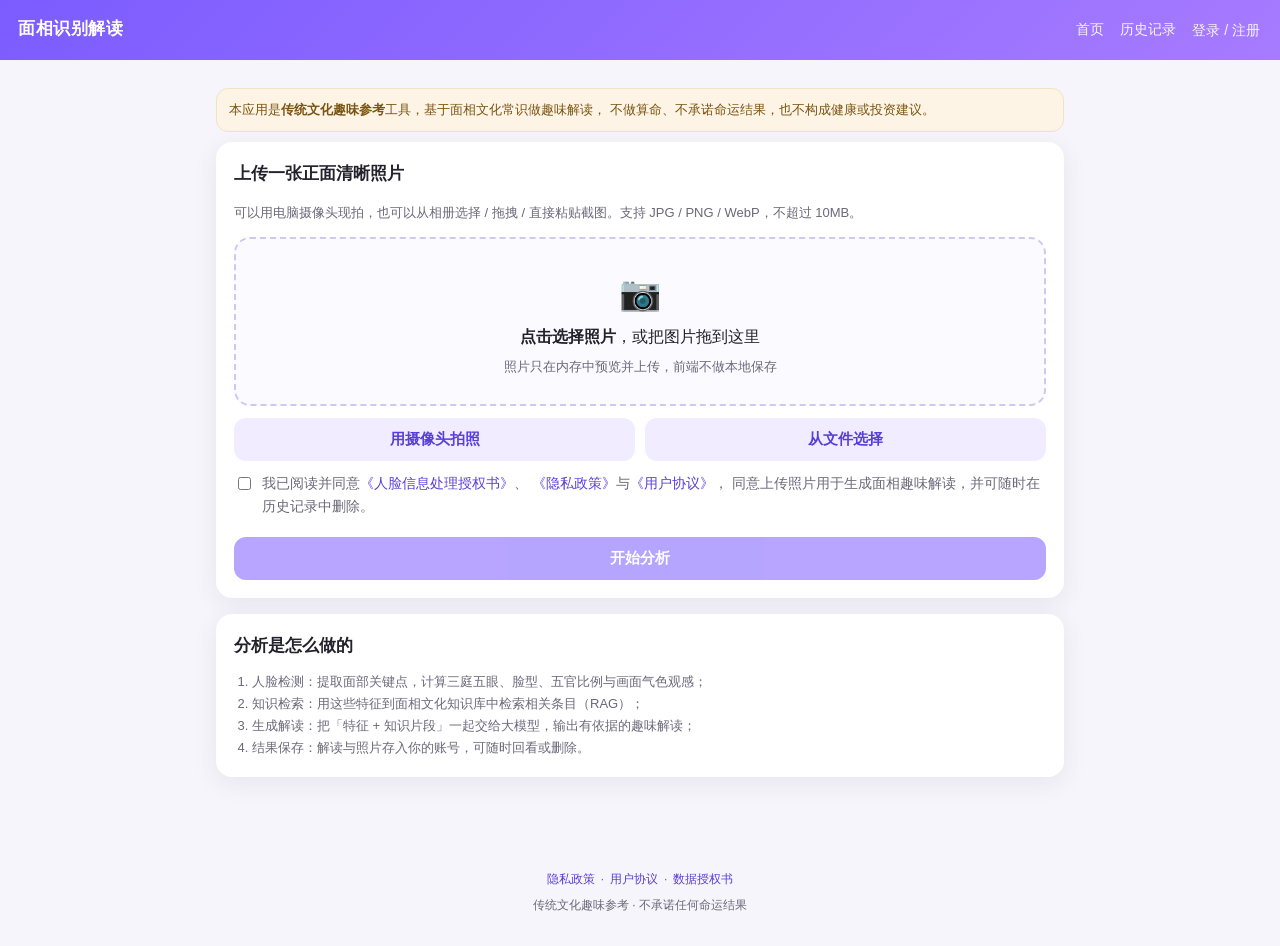
<file: face-app/frontend/index.html>
<!DOCTYPE html>
<html lang="zh-CN">
<head>
  <meta charset="UTF-8" />
  <meta name="viewport" content="width=device-width, initial-scale=1, viewport-fit=cover" />
  <title>面相识别解读 · 传统文化趣味参考</title>
  <link rel="stylesheet" href="css/style.css" />
</head>
<body>
  <!-- 顶部导航 -->
  <header class="nav">
    <span class="logo">面相识别解读</span>
    <span class="spacer"></span>
    <a href="index.html">首页</a>
    <a href="history.html">历史记录</a>
    <span id="navUser"></span>
  </header>

  <main class="wrap">
    <!-- 定位声明（合规） -->
    <div class="notice">
      本应用是<strong>传统文化趣味参考</strong>工具，基于面相文化常识做趣味解读，
      不做算命、不承诺命运结果，也不构成健康或投资建议。
    </div>

    <!-- 上传卡片 -->
    <section class="card">
      <h2>上传一张正面清晰照片</h2>
      <p class="muted">可以用电脑摄像头现拍，也可以从相册选择 / 拖拽 / 直接粘贴截图。支持 JPG / PNG / WebP，不超过 10MB。</p>

      <!-- 选择区：预览图会覆盖在虚线框上，不另外占一块 -->
      <div class="picker" id="picker">
        <div id="dropzone" class="dropzone">
          <div class="icon">📷</div>
          <div><strong>点击选择照片</strong>，或把图片拖到这里</div>
          <div class="muted" style="margin-top:6px">照片只在内存中预览并上传，前端不做本地保存</div>
        </div>

        <div id="preview" class="preview" hidden>
          <img id="previewImg" alt="待分析照片预览" title="点击可重新选择照片" />
          <button class="clear" id="btnClear" type="button" title="移除照片">×</button>
        </div>
      </div>

      <div class="row" style="margin-top:12px">
        <button class="btn ghost" id="btnCamera" type="button">用摄像头拍照</button>
        <button class="btn ghost" id="btnPick" type="button">从文件选择</button>
      </div>

      <input id="fileInput" type="file" accept="image/jpeg,image/png,image/webp" hidden />
      <!-- 移动端 / 无法调用 getUserMedia 时，退化为系统相机或文件选择 -->
      <input id="cameraInput" type="file" accept="image/*" capture="user" hidden />

      <label class="consent">
        <input type="checkbox" id="consent" />
        <span>
          我已阅读并同意<a href="authorization.html" target="_blank">《人脸信息处理授权书》</a>、
          <a href="privacy.html" target="_blank">《隐私政策》</a>与<a href="terms.html" target="_blank">《用户协议》</a>，
          同意上传照片用于生成面相趣味解读，并可随时在历史记录中删除。
        </span>
      </label>

      <button class="btn block" id="btnAnalyze" type="button" style="margin-top:14px" disabled>开始分析</button>
      <div class="progress" id="progress"><i></i></div>
      <div class="loading-box" id="loadingBox" hidden>
        <span class="spinner dark"></span>
        <span id="loadingText">正在检测人脸关键点…</span>
      </div>
      <div id="message"></div>
    </section>

    <!-- 分析流程说明 -->
    <section class="card">
      <h2>分析是怎么做的</h2>
      <ol class="muted" style="padding-left:18px;margin:8px 0 0">
        <li>人脸检测：提取面部关键点，计算三庭五眼、脸型、五官比例与画面气色观感；</li>
        <li>知识检索：用这些特征到面相文化知识库中检索相关条目（RAG）；</li>
        <li>生成解读：把「特征 + 知识片段」一起交给大模型，输出有依据的趣味解读；</li>
        <li>结果保存：解读与照片存入你的账号，可随时回看或删除。</li>
      </ol>
    </section>
  </main>

  <!-- 摄像头拍照弹窗 -->
  <div class="modal-mask" id="cameraModal">
    <div class="modal">
      <h3>用摄像头拍照</h3>
      <p class="muted">请让面部正对镜头、光线充足、不要遮挡，然后点「拍摄」。</p>
      <video id="cameraVideo" class="camera-video" playsinline autoplay muted></video>
      <div id="cameraMessage"></div>
      <div class="actions">
        <button class="btn ghost" id="btnCameraCancel" type="button">取消</button>
        <button class="btn" id="btnCameraShot" type="button">拍摄</button>
      </div>
      <button class="btn ghost small" id="btnCameraFallback" type="button" style="margin-top:10px;width:100%">
        没有摄像头？改用系统相机 / 选择文件
      </button>
    </div>
  </div>

  <!-- 上传前授权确认弹窗（合规硬性要求） -->
  <div class="modal-mask" id="consentModal">
    <div class="modal">
      <h3>上传前请确认</h3>
      <p>人脸信息属于敏感个人信息。本次上传的照片将用于：</p>
      <ul class="muted">
        <li>在服务器端提取面部关键点与比例特征；</li>
        <li>生成一份面相文化趣味解读，并保存到你的账号历史中；</li>
        <li>照片以私有方式存储，仅通过带签名的临时地址访问，不会公开展示。</li>
      </ul>
      <p class="muted">
        你可以随时在「历史记录」中删除任意记录及其照片；不同意上述处理请点击取消。
        详见<a href="authorization.html" target="_blank">《人脸信息处理授权书》</a>。
      </p>
      <div class="actions">
        <button class="btn ghost" id="btnCancelConsent" type="button">取消</button>
        <button class="btn" id="btnAgree" type="button">同意并开始分析</button>
      </div>
    </div>
  </div>

  <footer class="foot">
    <a href="privacy.html">隐私政策</a>·<a href="terms.html">用户协议</a>·<a href="authorization.html">数据授权书</a>
    <div style="margin-top:6px">传统文化趣味参考 · 不承诺任何命运结果</div>
  </footer>

  <script src="js/api.js"></script>
  <script src="js/app.js"></script>
</body>
</html>
</file>
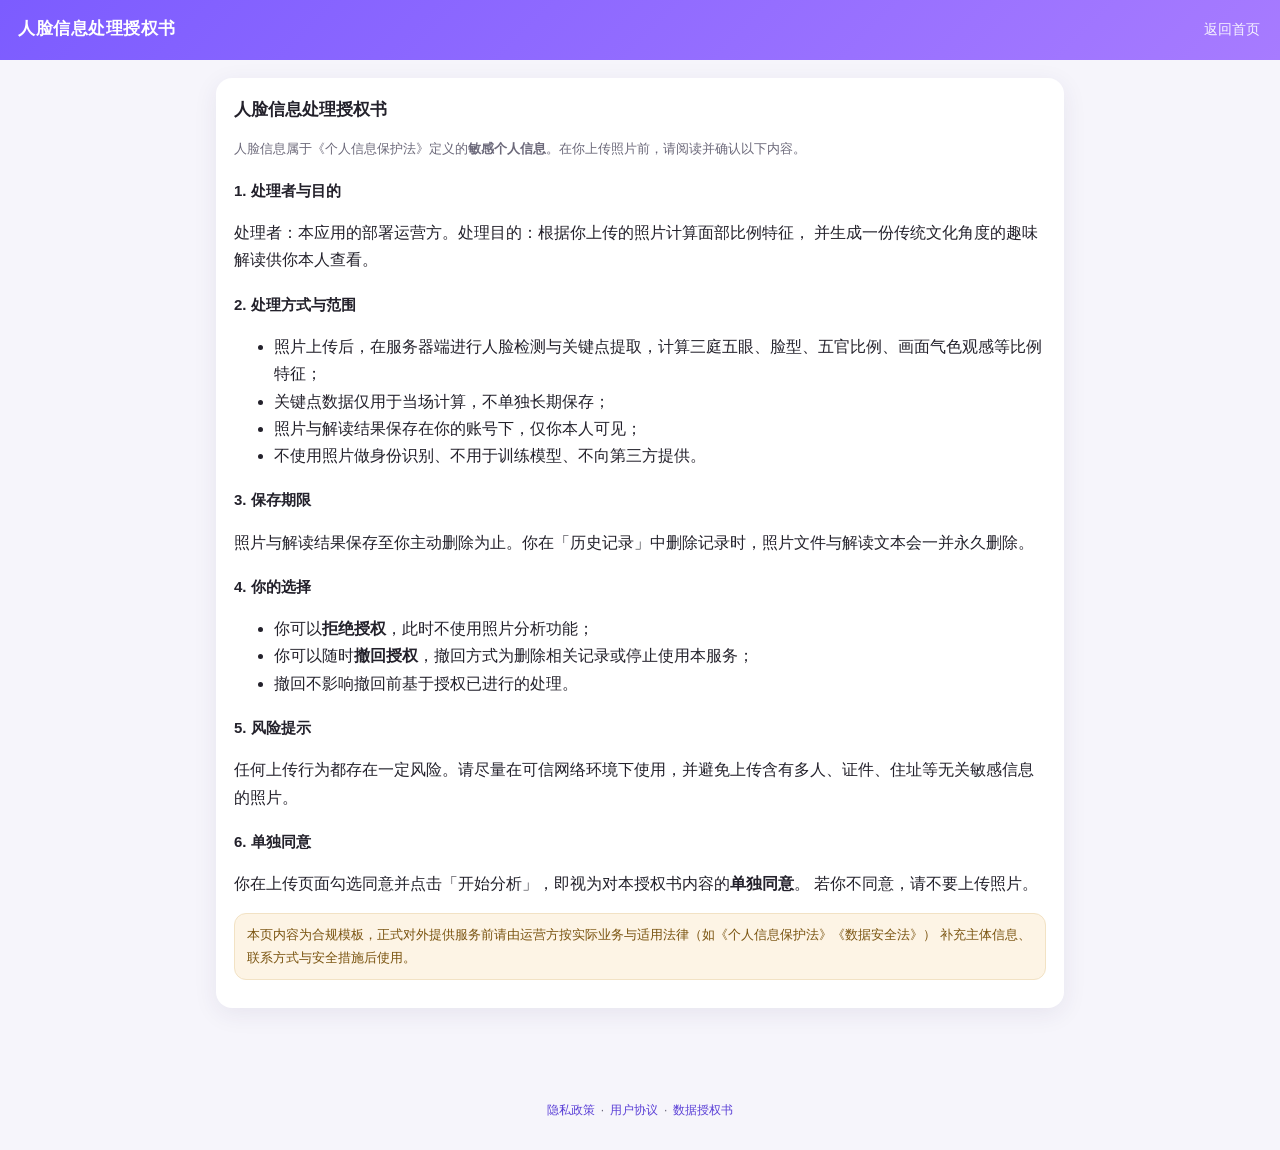
<file: face-app/frontend/authorization.html>
<!DOCTYPE html>
<html lang="zh-CN">
<head>
  <meta charset="UTF-8" />
  <meta name="viewport" content="width=device-width, initial-scale=1" />
  <title>人脸信息处理授权书 · 面相识别解读</title>
  <link rel="stylesheet" href="css/style.css" />
</head>
<body>
  <header class="nav">
    <span class="logo">人脸信息处理授权书</span>
    <span class="spacer"></span>
    <a href="index.html">返回首页</a>
  </header>

  <main class="wrap">
    <section class="card">
      <h2>人脸信息处理授权书</h2>
      <p class="muted">
        人脸信息属于《个人信息保护法》定义的<strong>敏感个人信息</strong>。在你上传照片前，请阅读并确认以下内容。
      </p>

      <h3>1. 处理者与目的</h3>
      <p>处理者：本应用的部署运营方。处理目的：根据你上传的照片计算面部比例特征，
        并生成一份传统文化角度的趣味解读供你本人查看。</p>

      <h3>2. 处理方式与范围</h3>
      <ul>
        <li>照片上传后，在服务器端进行人脸检测与关键点提取，计算三庭五眼、脸型、五官比例、画面气色观感等比例特征；</li>
        <li>关键点数据仅用于当场计算，不单独长期保存；</li>
        <li>照片与解读结果保存在你的账号下，仅你本人可见；</li>
        <li>不使用照片做身份识别、不用于训练模型、不向第三方提供。</li>
      </ul>

      <h3>3. 保存期限</h3>
      <p>照片与解读结果保存至你主动删除为止。你在「历史记录」中删除记录时，照片文件与解读文本会一并永久删除。</p>

      <h3>4. 你的选择</h3>
      <ul>
        <li>你可以<strong>拒绝授权</strong>，此时不使用照片分析功能；</li>
        <li>你可以随时<strong>撤回授权</strong>，撤回方式为删除相关记录或停止使用本服务；</li>
        <li>撤回不影响撤回前基于授权已进行的处理。</li>
      </ul>

      <h3>5. 风险提示</h3>
      <p>任何上传行为都存在一定风险。请尽量在可信网络环境下使用，并避免上传含有多人、证件、住址等无关敏感信息的照片。</p>

      <h3>6. 单独同意</h3>
      <p>你在上传页面勾选同意并点击「开始分析」，即视为对本授权书内容的<strong>单独同意</strong>。
        若你不同意，请不要上传照片。</p>

      <div class="notice">
        本页内容为合规模板，正式对外提供服务前请由运营方按实际业务与适用法律（如《个人信息保护法》《数据安全法》）
        补充主体信息、联系方式与安全措施后使用。
      </div>
    </section>
  </main>

  <footer class="foot">
    <a href="privacy.html">隐私政策</a>·<a href="terms.html">用户协议</a>·<a href="authorization.html">数据授权书</a>
  </footer>
</body>
</html>
</file>
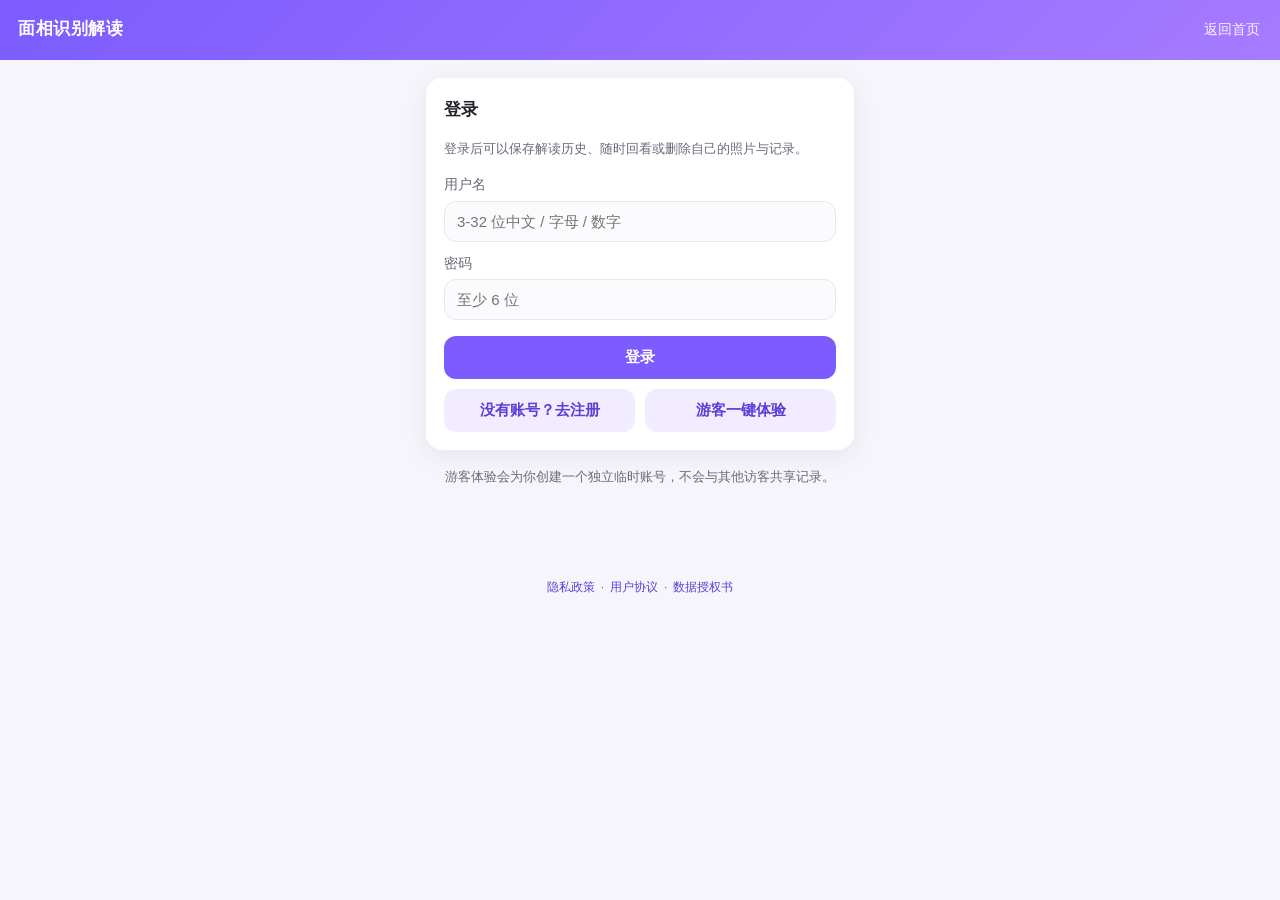
<file: face-app/frontend/history.html>
<!DOCTYPE html>
<html lang="zh-CN">
<head>
  <meta charset="UTF-8" />
  <meta name="viewport" content="width=device-width, initial-scale=1" />
  <title>历史记录 · 面相识别解读</title>
  <link rel="stylesheet" href="css/style.css" />
</head>
<body>
  <header class="nav">
    <span class="logo">我的历史记录</span>
    <span class="spacer"></span>
    <a href="index.html">再测一张</a>
    <span id="navUser"></span>
  </header>

  <main class="wrap">
    <div class="notice">
      记录只对你本人可见。你可以随时删除任意记录，删除后照片与解读会一并永久移除。
    </div>
    <div id="message"></div>
    <div id="list"></div>
    <div class="center" style="margin-top:16px">
      <button class="btn ghost" id="btnMore" type="button" hidden>加载更多</button>
    </div>
  </main>

  <footer class="foot">
    <a href="privacy.html">隐私政策</a>·<a href="terms.html">用户协议</a>·<a href="authorization.html">数据授权书</a>
  </footer>

  <script src="js/api.js"></script>
  <script src="js/history.js"></script>
</body>
</html>
</file>
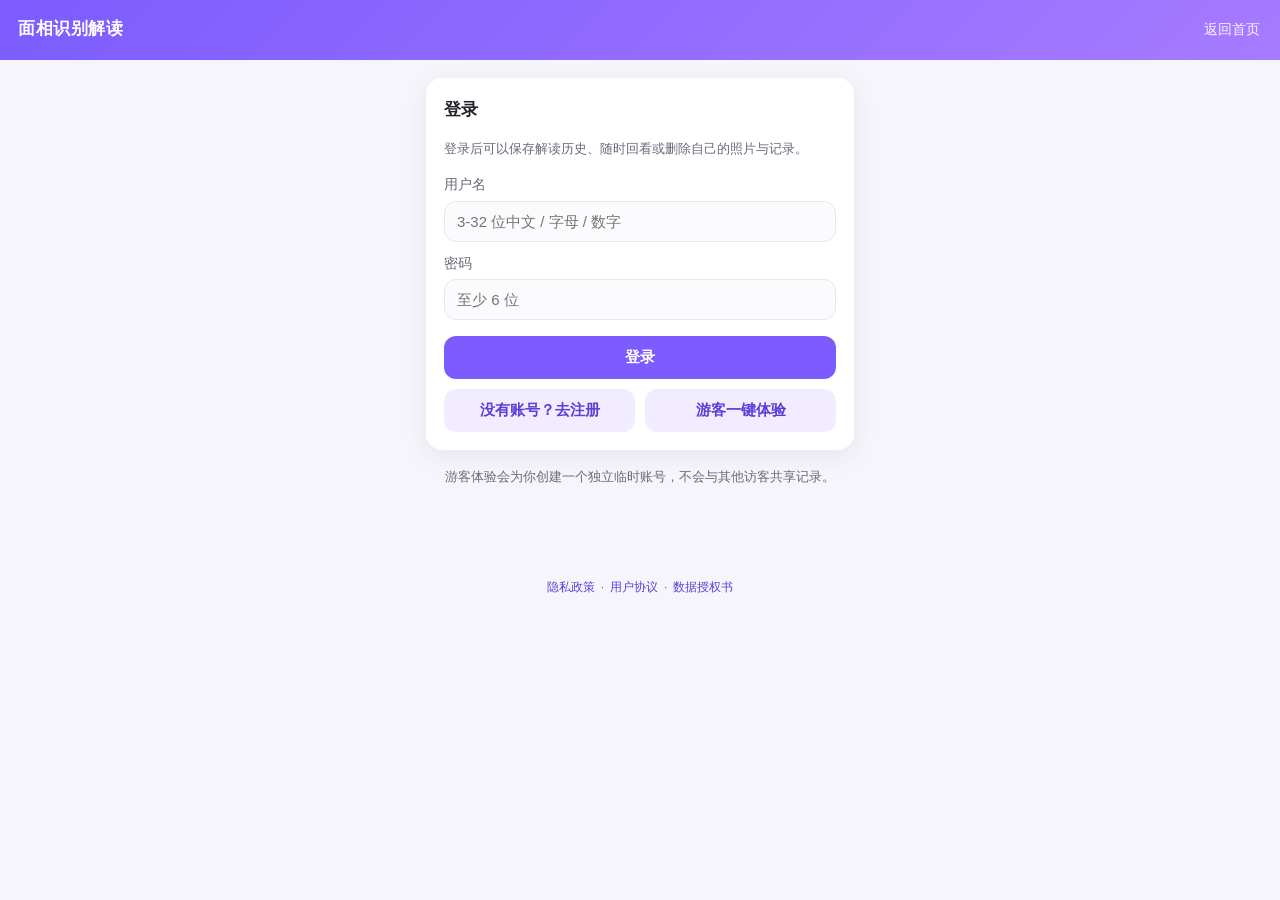
<file: face-app/frontend/login.html>
<!DOCTYPE html>
<html lang="zh-CN">
<head>
  <meta charset="UTF-8" />
  <meta name="viewport" content="width=device-width, initial-scale=1" />
  <title>登录 / 注册 · 面相识别解读</title>
  <link rel="stylesheet" href="css/style.css" />
</head>
<body>
  <header class="nav">
    <span class="logo">面相识别解读</span>
    <span class="spacer"></span>
    <a href="index.html">返回首页</a>
  </header>

  <main class="wrap narrow">
    <section class="card">
      <h2 id="formTitle">登录</h2>
      <p class="muted">登录后可以保存解读历史、随时回看或删除自己的照片与记录。</p>

      <label for="username">用户名</label>
      <input id="username" type="text" autocomplete="username" placeholder="3-32 位中文 / 字母 / 数字" />

      <label for="password">密码</label>
      <input id="password" type="password" autocomplete="current-password" placeholder="至少 6 位" />

      <button class="btn block" id="btnSubmit" type="button" style="margin-top:16px">登录</button>
      <div class="row" style="margin-top:10px">
        <button class="btn ghost" id="btnSwitch" type="button">没有账号？去注册</button>
        <button class="btn ghost" id="btnGuest" type="button">游客一键体验</button>
      </div>
      <div id="message"></div>
    </section>

    <p class="muted center">
      游客体验会为你创建一个独立临时账号，不会与其他访客共享记录。
    </p>
  </main>

  <footer class="foot">
    <a href="privacy.html">隐私政策</a>·<a href="terms.html">用户协议</a>·<a href="authorization.html">数据授权书</a>
  </footer>

  <script src="js/api.js"></script>
  <script src="js/login.js"></script>
</body>
</html>
</file>
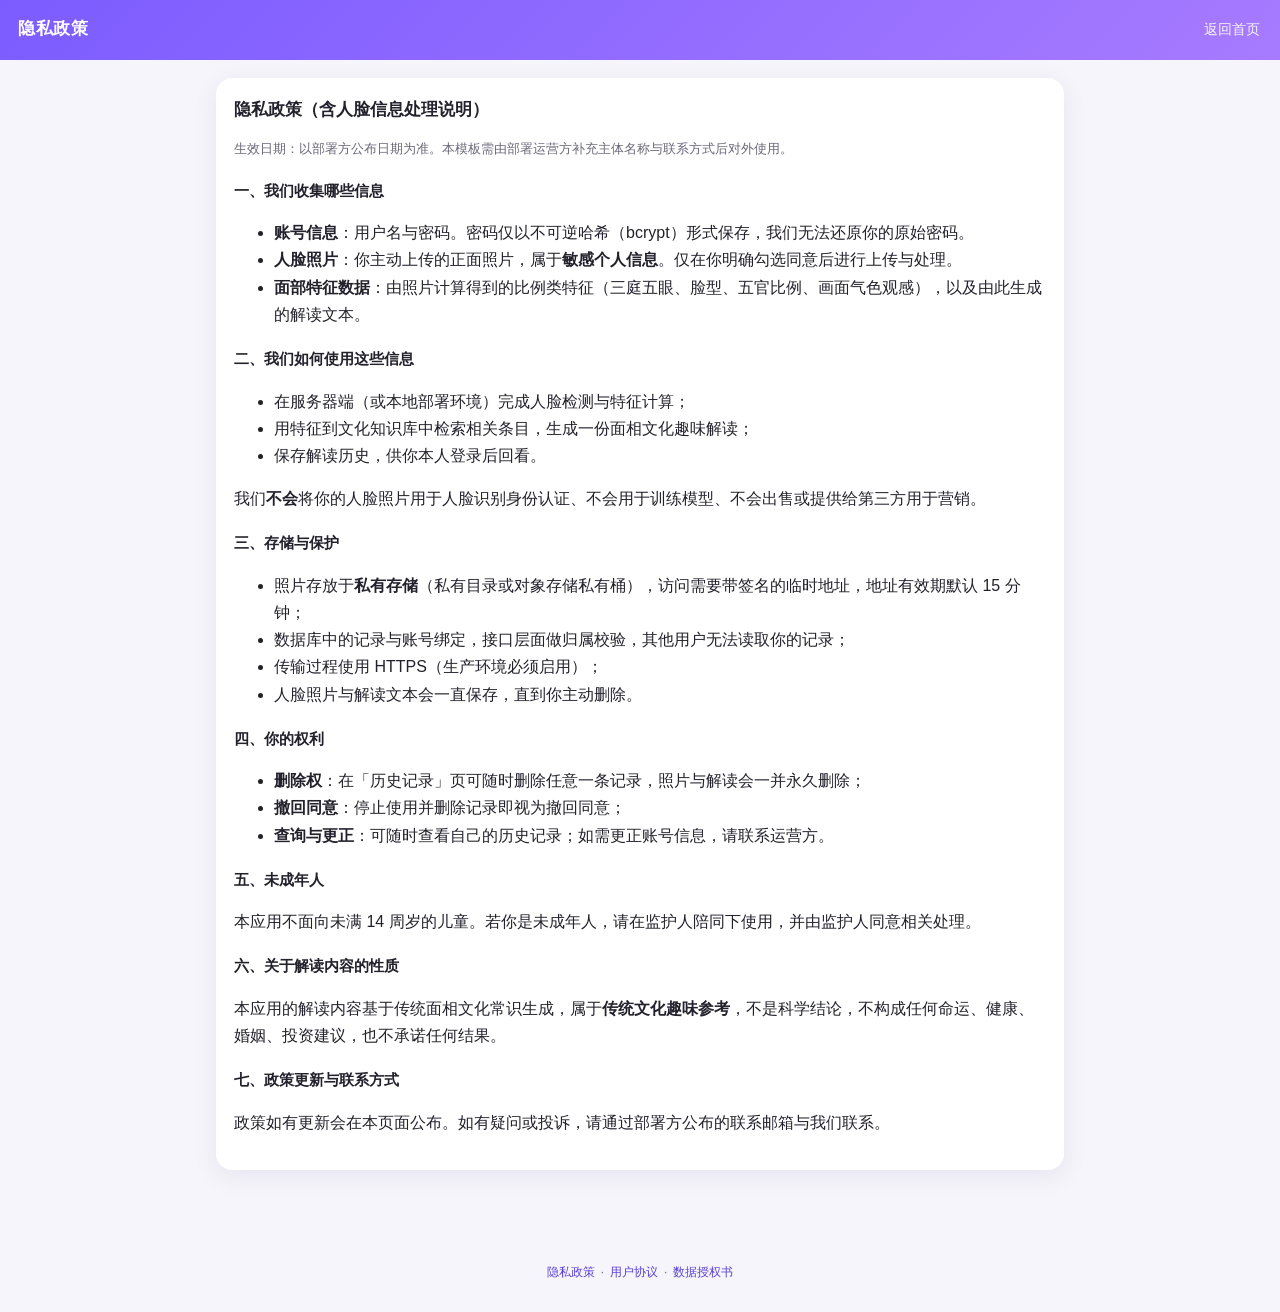
<file: face-app/frontend/privacy.html>
<!DOCTYPE html>
<html lang="zh-CN">
<head>
  <meta charset="UTF-8" />
  <meta name="viewport" content="width=device-width, initial-scale=1" />
  <title>隐私政策 · 面相识别解读</title>
  <link rel="stylesheet" href="css/style.css" />
</head>
<body>
  <header class="nav">
    <span class="logo">隐私政策</span>
    <span class="spacer"></span>
    <a href="index.html">返回首页</a>
  </header>

  <main class="wrap">
    <section class="card">
      <h2>隐私政策（含人脸信息处理说明）</h2>
      <p class="muted">生效日期：以部署方公布日期为准。本模板需由部署运营方补充主体名称与联系方式后对外使用。</p>

      <h3>一、我们收集哪些信息</h3>
      <ul>
        <li><strong>账号信息</strong>：用户名与密码。密码仅以不可逆哈希（bcrypt）形式保存，我们无法还原你的原始密码。</li>
        <li><strong>人脸照片</strong>：你主动上传的正面照片，属于<strong>敏感个人信息</strong>。仅在你明确勾选同意后进行上传与处理。</li>
        <li><strong>面部特征数据</strong>：由照片计算得到的比例类特征（三庭五眼、脸型、五官比例、画面气色观感），以及由此生成的解读文本。</li>
      </ul>

      <h3>二、我们如何使用这些信息</h3>
      <ul>
        <li>在服务器端（或本地部署环境）完成人脸检测与特征计算；</li>
        <li>用特征到文化知识库中检索相关条目，生成一份面相文化趣味解读；</li>
        <li>保存解读历史，供你本人登录后回看。</li>
      </ul>
      <p>我们<strong>不会</strong>将你的人脸照片用于人脸识别身份认证、不会用于训练模型、不会出售或提供给第三方用于营销。</p>

      <h3>三、存储与保护</h3>
      <ul>
        <li>照片存放于<strong>私有存储</strong>（私有目录或对象存储私有桶），访问需要带签名的临时地址，地址有效期默认 15 分钟；</li>
        <li>数据库中的记录与账号绑定，接口层面做归属校验，其他用户无法读取你的记录；</li>
        <li>传输过程使用 HTTPS（生产环境必须启用）；</li>
        <li>人脸照片与解读文本会一直保存，直到你主动删除。</li>
      </ul>

      <h3>四、你的权利</h3>
      <ul>
        <li><strong>删除权</strong>：在「历史记录」页可随时删除任意一条记录，照片与解读会一并永久删除；</li>
        <li><strong>撤回同意</strong>：停止使用并删除记录即视为撤回同意；</li>
        <li><strong>查询与更正</strong>：可随时查看自己的历史记录；如需更正账号信息，请联系运营方。</li>
      </ul>

      <h3>五、未成年人</h3>
      <p>本应用不面向未满 14 周岁的儿童。若你是未成年人，请在监护人陪同下使用，并由监护人同意相关处理。</p>

      <h3>六、关于解读内容的性质</h3>
      <p>本应用的解读内容基于传统面相文化常识生成，属于<strong>传统文化趣味参考</strong>，不是科学结论，不构成任何命运、健康、婚姻、投资建议，也不承诺任何结果。</p>

      <h3>七、政策更新与联系方式</h3>
      <p>政策如有更新会在本页面公布。如有疑问或投诉，请通过部署方公布的联系邮箱与我们联系。</p>
    </section>
  </main>

  <footer class="foot">
    <a href="privacy.html">隐私政策</a>·<a href="terms.html">用户协议</a>·<a href="authorization.html">数据授权书</a>
  </footer>
</body>
</html>
</file>
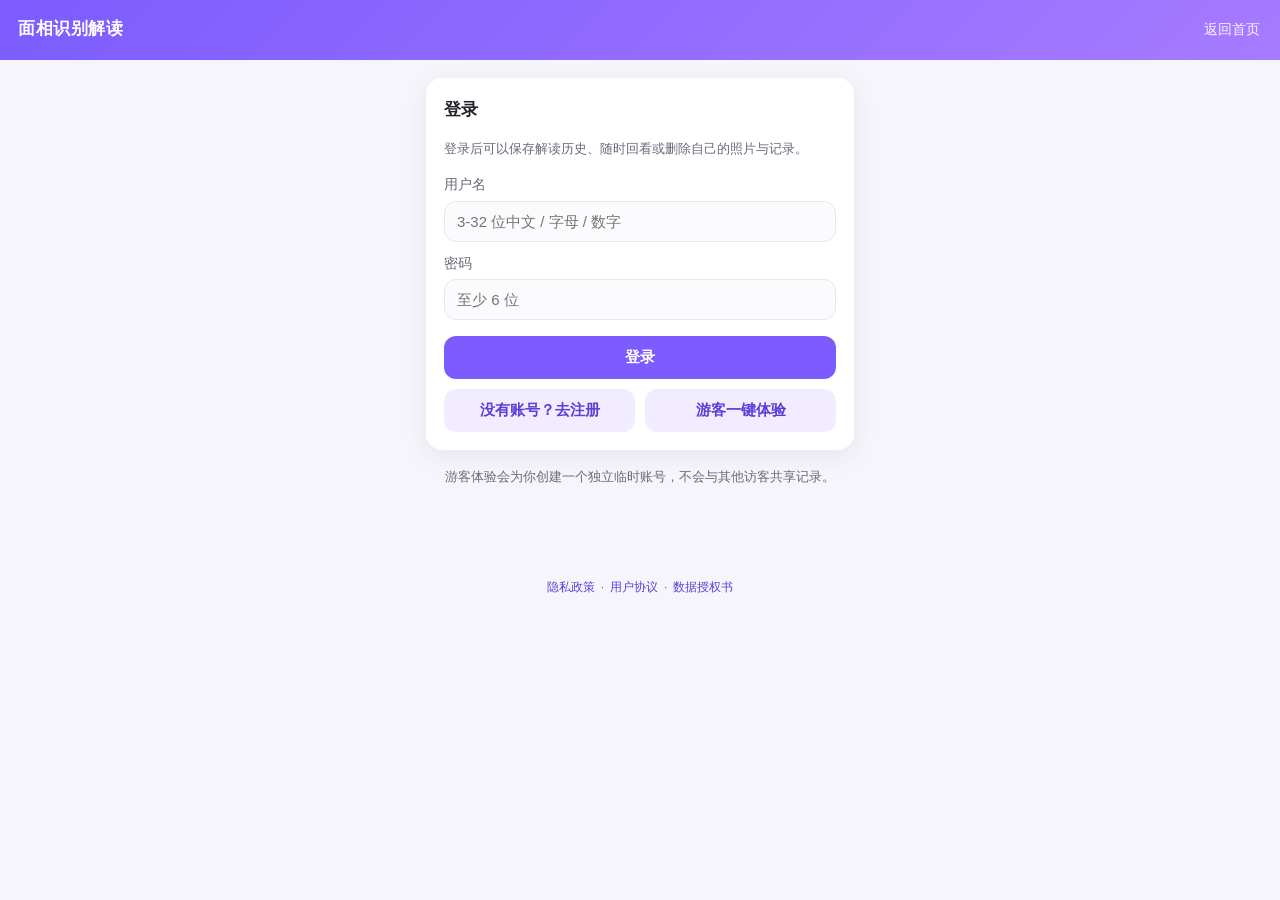
<file: face-app/frontend/result.html>
<!DOCTYPE html>
<html lang="zh-CN">
<head>
  <meta charset="UTF-8" />
  <meta name="viewport" content="width=device-width, initial-scale=1" />
  <title>解读结果 · 面相识别解读</title>
  <link rel="stylesheet" href="css/style.css" />
</head>
<body>
  <header class="nav">
    <span class="logo">解读结果</span>
    <span class="spacer"></span>
    <a href="index.html">再测一张</a>
    <a href="history.html">历史记录</a>
  </header>

  <main class="wrap">
    <div id="message"></div>

    <!-- 照片 + 基本信息 -->
    <section class="card" id="photoCard" hidden>
      <div class="record">
        <img id="photo" alt="分析用的照片" />
        <div class="body">
          <div class="title" id="faceShape">—</div>
          <div class="desc" id="metaLine">—</div>
          <div id="tags"></div>
          <button class="btn danger small" id="btnDelete" type="button" style="margin-top:8px">删除这条记录与照片</button>
        </div>
      </div>
    </section>

    <!-- 解读正文 -->
    <section class="card">
      <h2>面相趣味解读</h2>
      <div class="reading" id="reading">正在加载…</div>
      <div class="notice" id="disclaimer" style="margin-top:12px"></div>
    </section>

    <!-- 结构化特征 -->
    <section class="card" id="featureCard" hidden>
      <h2>识别到的面部特征</h2>
      <div id="warnings"></div>

      <h3>三庭比例</h3>
      <div id="courts"></div>

      <h3>五眼比例</h3>
      <div id="eyes"></div>

      <h3>五官与轮廓</h3>
      <div id="facial"></div>

      <h3>气色与对称度</h3>
      <div id="complexion"></div>
    </section>

    <!-- 知识来源（RAG 可解释性） -->
    <section class="card" id="kbCard" hidden>
      <h2>解读引用的知识片段</h2>
      <p class="muted" id="kbQuery"></p>
      <div id="kbRefs"></div>
    </section>
  </main>

  <footer class="foot">
    <a href="privacy.html">隐私政策</a>·<a href="terms.html">用户协议</a>·<a href="authorization.html">数据授权书</a>
    <div style="margin-top:6px">传统文化趣味参考 · 不承诺任何命运结果</div>
  </footer>

  <script src="js/api.js"></script>
  <script src="js/result.js"></script>
</body>
</html>
</file>
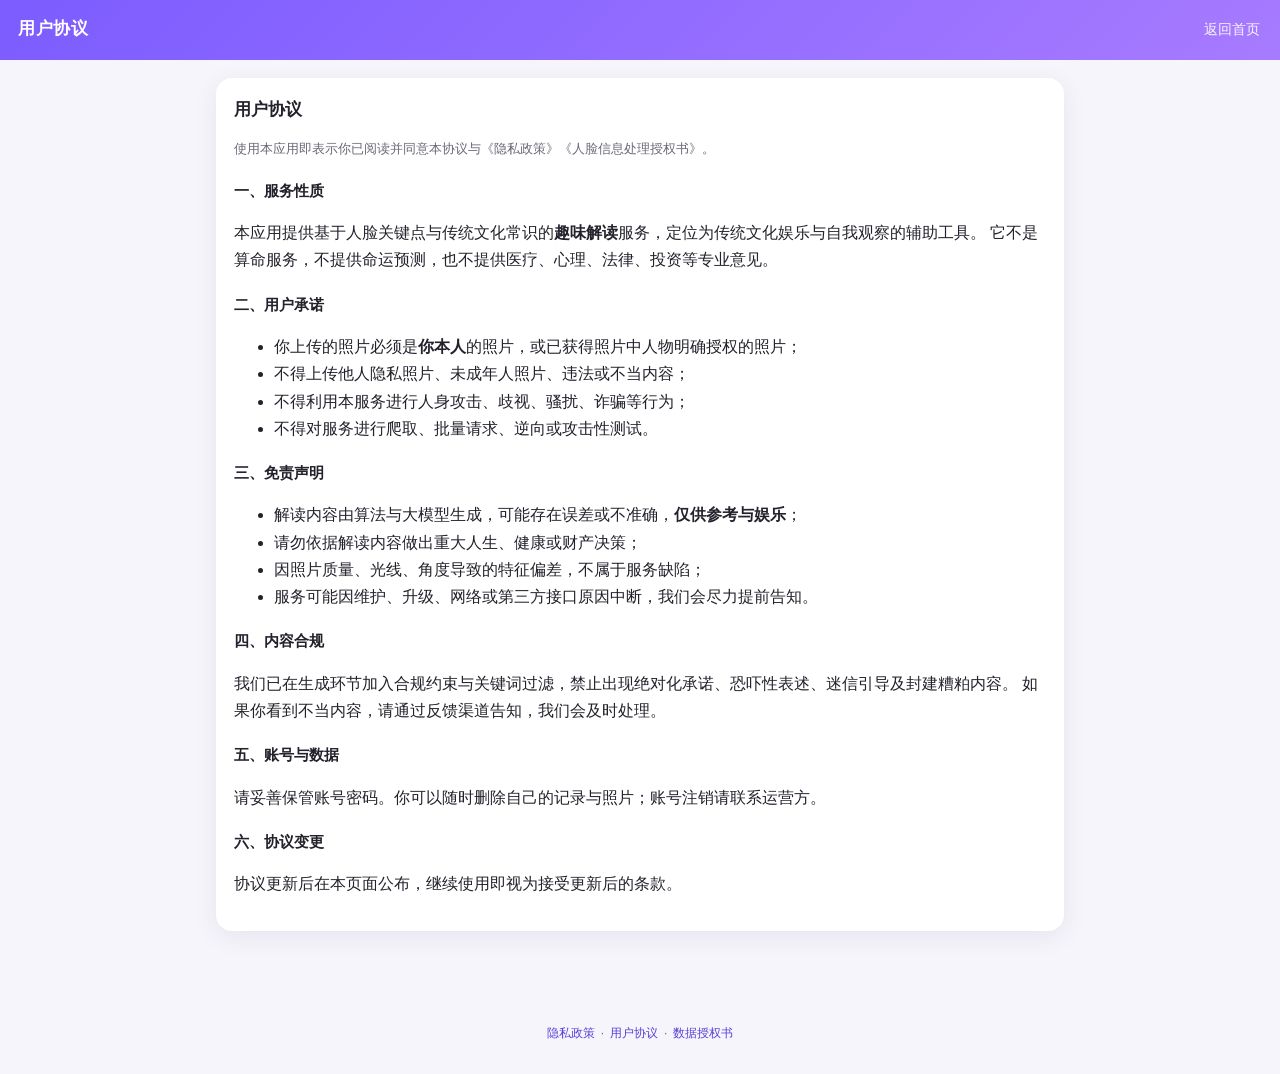
<file: face-app/frontend/terms.html>
<!DOCTYPE html>
<html lang="zh-CN">
<head>
  <meta charset="UTF-8" />
  <meta name="viewport" content="width=device-width, initial-scale=1" />
  <title>用户协议 · 面相识别解读</title>
  <link rel="stylesheet" href="css/style.css" />
</head>
<body>
  <header class="nav">
    <span class="logo">用户协议</span>
    <span class="spacer"></span>
    <a href="index.html">返回首页</a>
  </header>

  <main class="wrap">
    <section class="card">
      <h2>用户协议</h2>
      <p class="muted">使用本应用即表示你已阅读并同意本协议与《隐私政策》《人脸信息处理授权书》。</p>

      <h3>一、服务性质</h3>
      <p>本应用提供基于人脸关键点与传统文化常识的<strong>趣味解读</strong>服务，定位为传统文化娱乐与自我观察的辅助工具。
        它不是算命服务，不提供命运预测，也不提供医疗、心理、法律、投资等专业意见。</p>

      <h3>二、用户承诺</h3>
      <ul>
        <li>你上传的照片必须是<strong>你本人</strong>的照片，或已获得照片中人物明确授权的照片；</li>
        <li>不得上传他人隐私照片、未成年人照片、违法或不当内容；</li>
        <li>不得利用本服务进行人身攻击、歧视、骚扰、诈骗等行为；</li>
        <li>不得对服务进行爬取、批量请求、逆向或攻击性测试。</li>
      </ul>

      <h3>三、免责声明</h3>
      <ul>
        <li>解读内容由算法与大模型生成，可能存在误差或不准确，<strong>仅供参考与娱乐</strong>；</li>
        <li>请勿依据解读内容做出重大人生、健康或财产决策；</li>
        <li>因照片质量、光线、角度导致的特征偏差，不属于服务缺陷；</li>
        <li>服务可能因维护、升级、网络或第三方接口原因中断，我们会尽力提前告知。</li>
      </ul>

      <h3>四、内容合规</h3>
      <p>我们已在生成环节加入合规约束与关键词过滤，禁止出现绝对化承诺、恐吓性表述、迷信引导及封建糟粕内容。
        如果你看到不当内容，请通过反馈渠道告知，我们会及时处理。</p>

      <h3>五、账号与数据</h3>
      <p>请妥善保管账号密码。你可以随时删除自己的记录与照片；账号注销请联系运营方。</p>

      <h3>六、协议变更</h3>
      <p>协议更新后在本页面公布，继续使用即视为接受更新后的条款。</p>
    </section>
  </main>

  <footer class="foot">
    <a href="privacy.html">隐私政策</a>·<a href="terms.html">用户协议</a>·<a href="authorization.html">数据授权书</a>
  </footer>
</body>
</html>
</file>
<file: face-app/frontend/css/style.css>
/* ==========================================================================
   面相识别解读应用 —— 全局样式（移动端优先）
   ========================================================================== */
:root {
  --brand: #7c5cff;
  --brand-dark: #5a3fd6;
  --brand-soft: #f1ecff;
  --text: #23212b;
  --text-sub: #6b6879;
  --line: #e8e6f0;
  --bg: #f6f5fb;
  --card: #ffffff;
  --ok: #2f9e6e;
  --warn: #c9821a;
  --danger: #d64545;
  --radius: 16px;
  --shadow: 0 6px 24px rgba(47, 38, 92, 0.08);
}

* { box-sizing: border-box; }

/* 让 hidden 属性真正生效：
   浏览器默认的 [hidden]{display:none} 权重低于任何类选择器，
   像 .loading-box{display:flex}、.btn{display:inline-flex} 会把 hidden 覆盖掉，
   导致「加载中」「加载更多」这类默认隐藏的元素一直显示。 */
[hidden] { display: none !important; }

body {
  margin: 0;
  font-family: -apple-system, BlinkMacSystemFont, "PingFang SC", "Microsoft YaHei", "Helvetica Neue", sans-serif;
  color: var(--text);
  background: var(--bg);
  line-height: 1.7;
  -webkit-font-smoothing: antialiased;
}

a { color: var(--brand-dark); text-decoration: none; }
a:hover { text-decoration: underline; }

/* 顶部导航 */
.nav {
  display: flex;
  align-items: center;
  gap: 12px;
  padding: 14px 18px;
  background: linear-gradient(135deg, #7c5cff, #a77bff);
  color: #fff;
  position: sticky;
  top: 0;
  z-index: 20;
}
.nav .logo { font-weight: 700; font-size: 17px; letter-spacing: .5px; }
.nav .spacer { flex: 1; }
.nav a, .nav button.link {
  color: #fff;
  opacity: .92;
  font-size: 14px;
  background: none;
  border: 0;
  cursor: pointer;
  padding: 4px 2px;
}
.nav a:hover { opacity: 1; text-decoration: none; }

/* 布局 */
.wrap { max-width: 880px; margin: 0 auto; padding: 18px 16px 64px; }
.wrap.narrow { max-width: 460px; }
.card {
  background: var(--card);
  border-radius: var(--radius);
  box-shadow: var(--shadow);
  padding: 18px;
  margin-bottom: 16px;
}
.card h2 { margin: 0 0 10px; font-size: 17px; }
.card h3 { margin: 18px 0 8px; font-size: 15px; color: var(--text); }
.muted { color: var(--text-sub); font-size: 13px; }
.center { text-align: center; }
.row { display: flex; gap: 10px; flex-wrap: wrap; }
.row > * { flex: 1 1 160px; }

/* 按钮 */
.btn {
  display: inline-flex;
  align-items: center;
  justify-content: center;
  gap: 6px;
  border: 0;
  border-radius: 12px;
  padding: 12px 18px;
  font-size: 15px;
  font-weight: 600;
  cursor: pointer;
  background: var(--brand);
  color: #fff;
  transition: transform .06s ease, background .2s ease;
}
.btn:hover { background: var(--brand-dark); }
.btn:active { transform: translateY(1px); }
.btn[disabled] { opacity: .55; cursor: not-allowed; }
.btn.block { width: 100%; }
.btn.ghost { background: var(--brand-soft); color: var(--brand-dark); }
.btn.danger { background: #fdecec; color: var(--danger); }
.btn.small { padding: 8px 12px; font-size: 13px; border-radius: 10px; }

/* 表单 */
label { font-size: 14px; color: var(--text-sub); display: block; margin: 10px 0 4px; }
input[type="text"], input[type="password"], input[type="file"] {
  width: 100%;
  padding: 11px 12px;
  border: 1px solid var(--line);
  border-radius: 12px;
  font-size: 15px;
  background: #fbfbfe;
}
input:focus { outline: 2px solid var(--brand-soft); border-color: var(--brand); }

/* 上传区 */
/* .picker 作为定位容器：虚线框与预览图叠在同一块区域里 */
.picker { position: relative; }
.dropzone {
  border: 2px dashed #cfc8f0;
  border-radius: var(--radius);
  background: #fbfaff;
  padding: 26px 16px;
  text-align: center;
  cursor: pointer;
  transition: border-color .2s, background .2s;
}
.dropzone:hover, .dropzone.dragover { border-color: var(--brand); background: var(--brand-soft); }
.dropzone .icon { font-size: 34px; }

/* 预览：绝对定位覆盖整个选择区，而不是在下面另起一块 */
.preview {
  position: absolute;
  inset: 0;
  border-radius: var(--radius);
  overflow: hidden;
  background: #000;
  box-shadow: var(--shadow);
}
.preview img {
  display: block;
  width: 100%;
  height: 100%;
  object-fit: cover;      /* 铺满原框（裁掉多余部分） */
  cursor: pointer;
}
.preview .clear {
  position: absolute; top: 8px; right: 8px;
  background: rgba(0,0,0,.55); color: #fff; border: 0; border-radius: 50%;
  width: 30px; height: 30px; font-size: 16px; cursor: pointer;
}
.preview .clear:hover { background: rgba(0,0,0,.75); }

/* 摄像头取景 */
.camera-video {
  display: block;
  width: 100%;
  min-height: 220px;
  max-height: 52vh;
  aspect-ratio: 4 / 3;
  object-fit: cover;
  border-radius: 12px;
  background: #000;
  transform: scaleX(-1);   /* 镜像显示，符合照镜子的直觉 */
}

/* 进度 / 加载 */
.progress { height: 6px; background: var(--line); border-radius: 99px; overflow: hidden; margin-top: 12px; display: none; }
.progress.on { display: block; }
.progress > i { display: block; height: 100%; width: 30%; background: var(--brand); border-radius: 99px; animation: slide 1.2s infinite ease-in-out; }
@keyframes slide { 0% { margin-left: -30%; } 100% { margin-left: 100%; } }

.spinner {
  width: 18px; height: 18px; border: 2.5px solid rgba(255,255,255,.4);
  border-top-color: #fff; border-radius: 50%; animation: spin .8s linear infinite;
}
.spinner.dark { border-color: rgba(124,92,255,.25); border-top-color: var(--brand); }
@keyframes spin { to { transform: rotate(360deg); } }
.loading-box { display: flex; align-items: center; gap: 10px; color: var(--text-sub); font-size: 14px; margin-top: 12px; }

/* 标签 / 徽章 */
.tag {
  display: inline-block;
  background: var(--brand-soft);
  color: var(--brand-dark);
  border-radius: 99px;
  padding: 3px 10px;
  font-size: 12px;
  margin: 3px 6px 3px 0;
}
.tag.alt { background: #eef7f1; color: var(--ok); }
.tag.warn { background: #fdf4e5; color: var(--warn); }

/* 比例条 */
.meter { margin: 8px 0 14px; }
.meter .head { display: flex; justify-content: space-between; font-size: 13px; color: var(--text-sub); }
.meter .bar { height: 10px; background: #eeecf6; border-radius: 99px; overflow: hidden; margin-top: 5px; }
.meter .bar > i { display: block; height: 100%; background: linear-gradient(90deg, #9b7bff, #7c5cff); border-radius: 99px; }

/* 解读正文 */
.reading { white-space: pre-wrap; font-size: 15.5px; }
.reading strong { color: var(--brand-dark); }

/* 历史列表 */
.record { display: flex; gap: 14px; align-items: flex-start; }
.record img { width: 84px; height: 84px; object-fit: cover; border-radius: 12px; background: #eee; flex: 0 0 auto; }
.record .body { flex: 1; min-width: 0; }
.record .title { font-weight: 600; margin-bottom: 2px; }
.record .desc { font-size: 13px; color: var(--text-sub); margin: 2px 0 8px; word-break: break-word; }
.empty { text-align: center; color: var(--text-sub); padding: 40px 10px; }

/* 弹窗 */
.modal-mask {
  position: fixed; inset: 0; background: rgba(24, 20, 40, .55);
  display: none; align-items: center; justify-content: center; padding: 18px; z-index: 50;
}
.modal-mask.on { display: flex; }
.modal { background: #fff; border-radius: var(--radius); max-width: 520px; width: 100%; padding: 20px; max-height: 86vh; overflow: auto; }
.modal h3 { margin-top: 0; }
.modal .actions { display: flex; gap: 10px; margin-top: 16px; }
.modal .actions .btn { flex: 1; }
.consent { display: flex; gap: 8px; align-items: flex-start; font-size: 13.5px; color: var(--text-sub); margin-top: 12px; }
.consent input { margin-top: 4px; }

/* 提示条 */
.notice {
  border-radius: 12px; padding: 10px 12px; font-size: 13px;
  background: #fdf4e5; color: #7a5410; border: 1px solid #f2e2c4; margin: 10px 0;
}
.notice.err { background: #fdecec; color: #8d2b2b; border-color: #f3cfcf; }
.notice.ok { background: #eef7f1; color: #1f6b4b; border-color: #cfe9dc; }

footer.foot { text-align: center; font-size: 12px; color: var(--text-sub); padding: 12px 16px 30px; }
footer.foot a { margin: 0 6px; }

@media (max-width: 520px) {
  .wrap { padding: 14px 12px 48px; }
  .card { padding: 15px; }
  .record img { width: 68px; height: 68px; }
}
</file>
